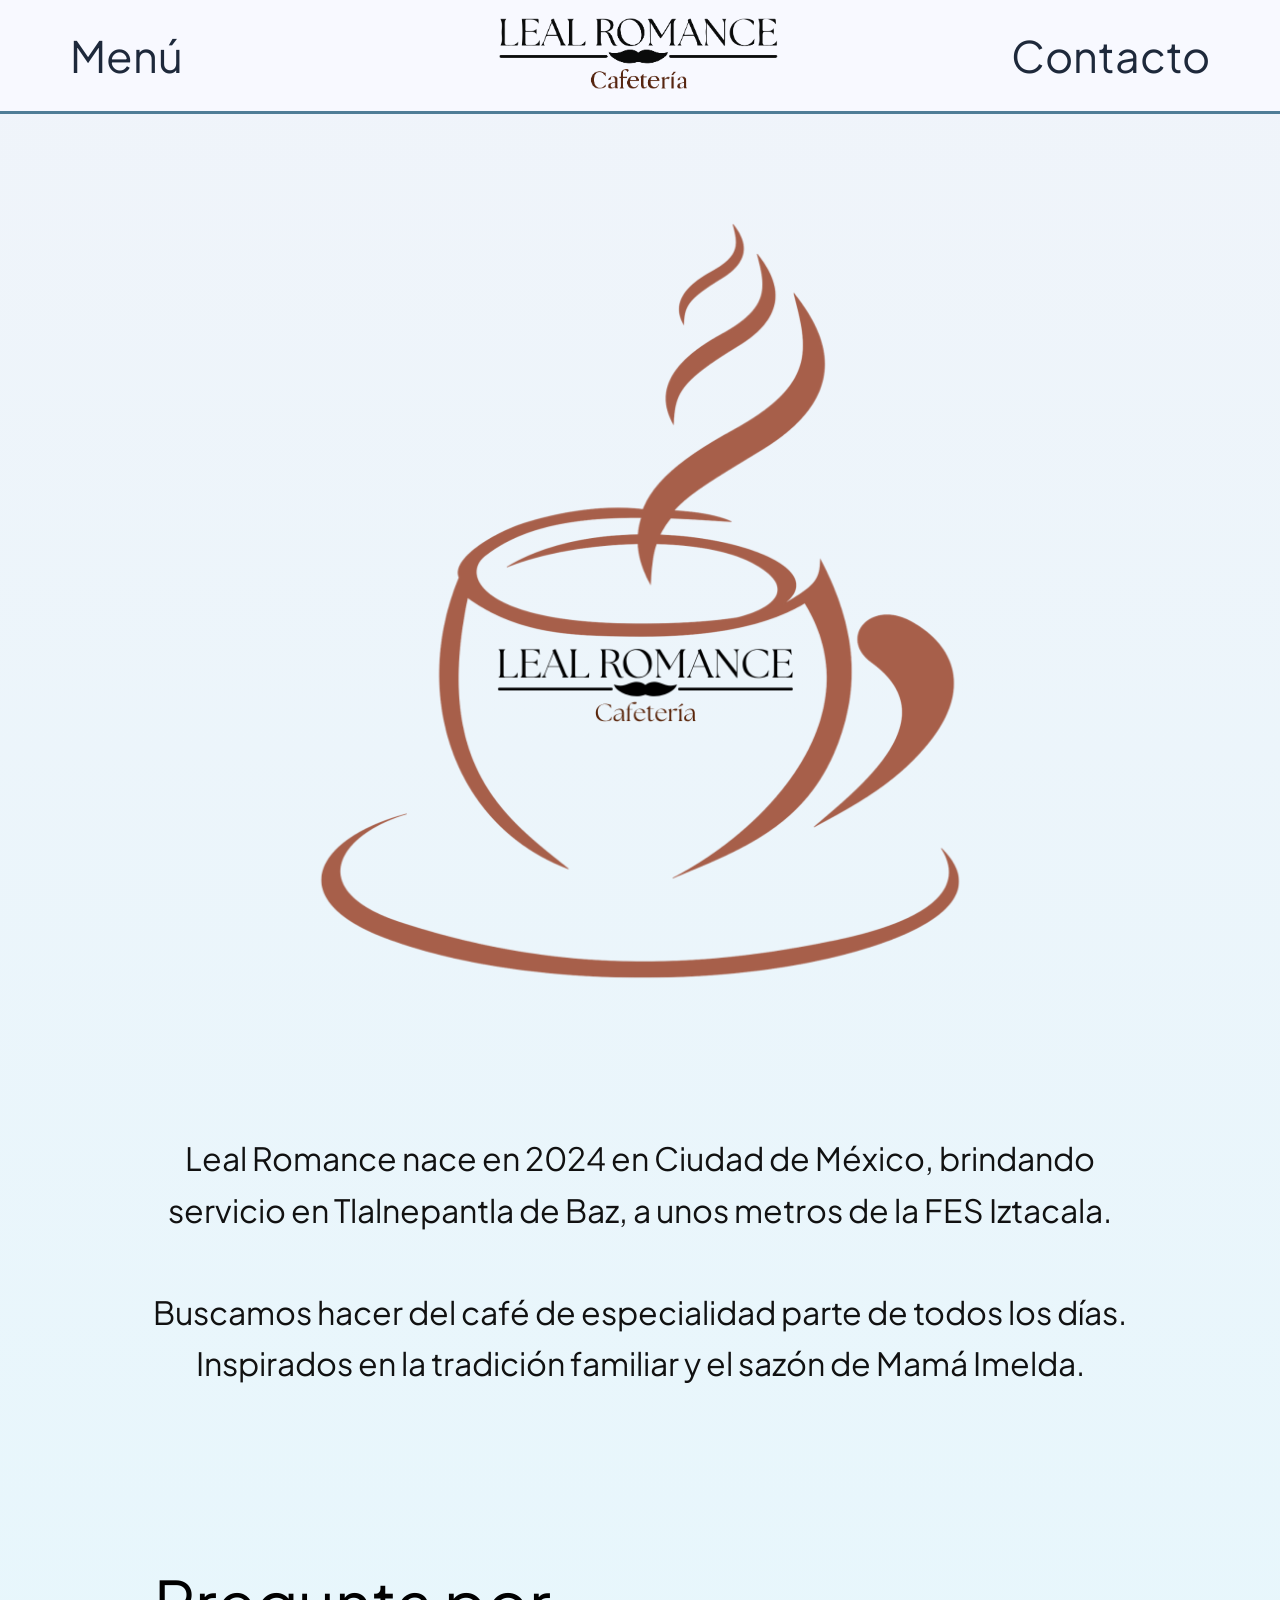
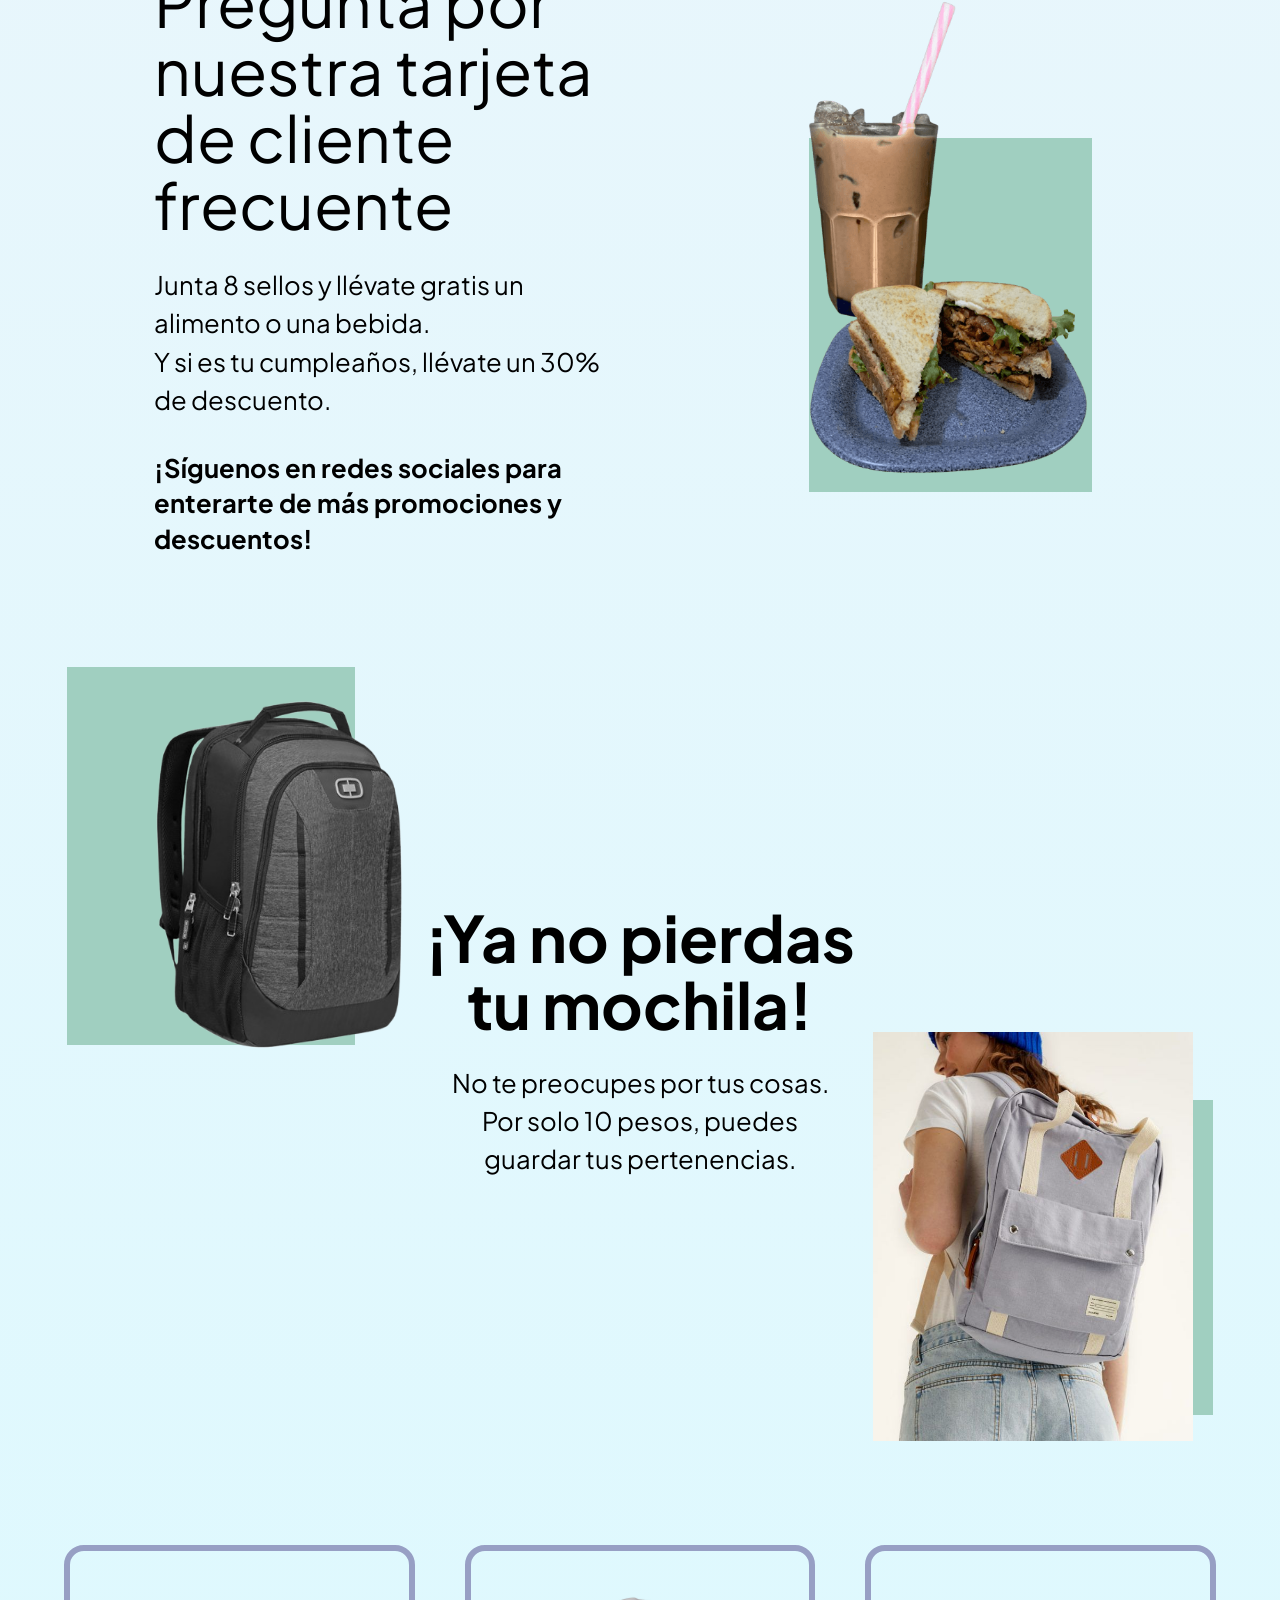
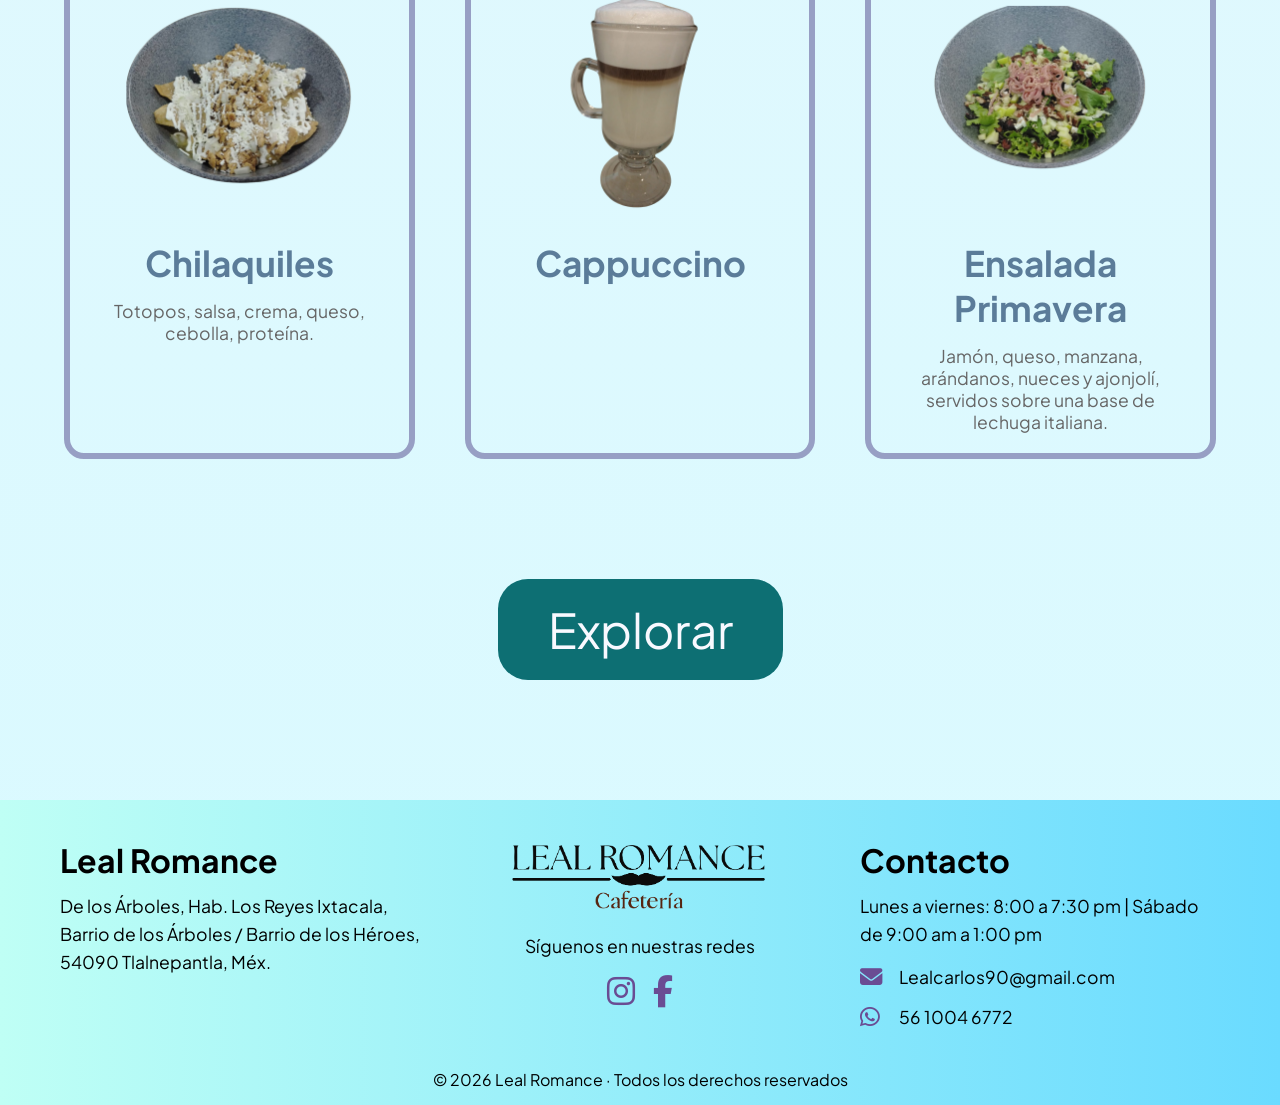
<file: index.html>
<!DOCTYPE html>
<html lang="es">
<head>
<meta charset="UTF-8">
<meta name="viewport" content="width=device-width, initial-scale=1.0">

<title>Leal Romance</title>


<link rel="preconnect" href="https://fonts.googleapis.com">
<link rel="preconnect" href="https://fonts.gstatic.com" crossorigin>

<link href="https://fonts.googleapis.com/css2?family=DM+Serif+Display&family=Plus+Jakarta+Sans:wght@200;300;400;500;600;700;800&display=swap" rel="stylesheet">

<link rel="stylesheet"
href="https://cdnjs.cloudflare.com/ajax/libs/font-awesome/6.5.1/css/all.min.css"/>


<link rel="stylesheet" href="styles.css">
<link rel="stylesheet" href="responsive.css">

<style>

*{
    margin:0;
    padding:0;
    box-sizing:border-box;
}

img{
    display:block;
} 
.hero{
  width:100%;
  min-height:100vh;

  display:flex;
  justify-content:center;
  align-items:center;

  position:relative;

  padding:40px;
}

.hero img{
  width:65%;
  max-width:700px;
  object-fit:contain;
}

.hero,
.info,
.promocion,
.mochilas,
.cards{
    width:min(100%,1400px);
    margin-inline:auto;
}

.info{
  width:100%;
  padding:80px 10%;
  text-align:center;
}

.info p{
  font-size:2rem;
  line-height:1.6;
  color:#111;
}

.promocion{
    width:min(92%,1400px);

    margin:auto;

    padding:100px 8%;

    display:flex;

    align-items:center;

    justify-content:space-between;

    gap:clamp(40px,6vw,120px);

    position:relative;

    overflow:hidden;
}


.promocion-texto{
    flex:1;

    max-width:650px;

    z-index:3;
}

.promocion-texto h1{

    font-size:clamp(3rem,5vw,5.5rem);

    line-height:1.05;

    margin-bottom:28px;

    font-weight:400;
}

.promocion-texto p{

    font-size:clamp(1.2rem,2vw,2rem);

    line-height:1.5;

    max-width:540px;
}

.promo-bold{

    margin-top:30px;

    font-size:clamp(1.3rem,2vw,2rem);

    line-height:1.4;

    font-weight:700;

    max-width:540px;
}



.promocion-img{

    flex:0 0 auto;

    width:clamp(260px,34vw,520px);

    aspect-ratio:1;

    position:relative;

    display:flex;

    align-items:center;

    justify-content:center;
}

.promocion-img img{

    width:100%;

    height:auto;

    position:relative;

    z-index:2;

    object-fit:contain;
}


.bg-cuadro{

    position:absolute;

    width:65%;

    height:65%;

    right:8%;

    bottom:8%;

    background:#a0cfc0;

    z-index:1;
}


.mochilas{

    width:min(92%,1400px);

    margin:auto;

    position:relative;

    min-height:clamp(650px,60vw,850px);

    padding:clamp(60px,8vw,120px);

    display:flex;
    align-items:center;
    justify-content:center;
    overflow-x: clip;
    overflow-y: visible;

}


.mochila-left,
.mochila-right{
    position:absolute;

    height:auto;

    display:flex;
    align-items:center;
    justify-content:center;
}
.mochila-left{
    top:-20px;
    left:3%;
    width:clamp(260px,30vw,420px);
    aspect-ratio:420/520;
}

.mochila-right{
    right:3%;
    bottom:-20px;
    width:clamp(220px,25vw,330px);
    aspect-ratio:330/430;
}


.mochila-left .bg,
.mochila-right .bg{

position:absolute;

width:75%;

aspect-ratio:320/420;

height:auto;

background:#a0cfc0;

z-index:0;

}

.mochila-left .bg{
  left:-20px;
  top:30px;
}

.mochila-right .bg{
  right:-20px;
  bottom:30px;
}


.mochila-left img,
.mochila-right img{
    position:relative;

    width:100%;

    height:auto;

    object-fit:contain;

    z-index:2;
}


.mochila-texto{
  position:absolute;

  top:50%;
  left:50%;

  transform:translate(-50%,-50%);

    width:46%;
    max-width:520px;

  text-align:center;

  z-index:5;

  display:flex;
  flex-direction:column;
  align-items:center;
}


.mochila-texto h2{
  font-size:clamp(3rem,5vw,5rem);
   line-height:1.05;

  margin-bottom:25px;
}


.mochila-texto p{
  font-size:clamp(1.3rem,2vw,2.4rem);

  line-height:1.5;

max-width:420px;

margin-inline:auto;
}



.cards{
  width:100%;

  display:flex;
  justify-content:center;
  gap:50px;

  flex-wrap:wrap;

  padding:120px 5%;
}


.card{
  width:min(320px,100%);
flex:1 1 280px;

  border:5pt solid #979fc4;

  border-radius:20px;

  padding:20px;

  text-align:center;

  background:transparent;
}


.card img{
    width:100%;

    aspect-ratio:1.2/1;

    height:auto;

    object-fit:contain;
}

.card h3{
  font-size:2.2rem;

  margin-top:20px;

  color:#5b7c99;
}


.card p{
  margin-top:15px;

  font-size:1.1rem;

  color:#666;
}


.boton-container{
  width:100%;

  display:flex;
  justify-content:center;

  padding-bottom:120px;
}


.explorar-btn{
  background:#0d6f73;

  color:#f8f9ff;

  text-decoration:none;

  font-size:3rem;

  padding:20px 50px;

  border-radius:30px;

  transition:.3s;
}


.explorar-btn:hover{
  transform:scale(1.05);
}

@media (max-width:1024px){

.promocion{

    padding:80px 6%;

    gap:40px;
}

.promocion-texto{

    max-width:55%;
}

.promocion-img{

    width:min(40vw,380px);
}

}

@media (min-width:769px) and (max-width:1100px){

.hero img{
    width:60%;
}

.info p{
    font-size:1.6rem;
}

.mochila-left{
    width:320px;
}

.mochila-right{
    width:260px;
}

.mochila-texto{

width:48%;
    max-width:500px;

}

.mochila-texto h2{

    font-size:3.8rem;

}

.mochila-texto p{

    font-size:1.8rem;

}

.cards{

    gap:30px;

}

.card{

    width:min(280px,100%);
    flex:1 1 260px;

}

.explorar-btn{

    font-size:2.3rem;

}

}

@media(max-width:768px){
body{
    overflow-x:hidden;
}
	
.hero{
    min-height:auto;

    padding-top:120px;
    padding-bottom:20px;

    padding-left:0;
    padding-right:0;

    display:flex;
    justify-content:center;
    align-items:center;
}


.hero img{
    width:min(88vw, 360px);

    max-width:360px;

    height:auto;

    object-fit:contain;

    display:block;

    margin:auto;
}


.info{
    width:min(92%,430px);

    margin:auto;

    padding:20px 0;

    text-align:center;
}

.info p{
    font-size:clamp(1.1rem,4vw,1.4rem);

    line-height:1.4;
}




.promocion{

    width:min(92%,430px);

    padding:50px 0;

    flex-direction:column;

    align-items:center;

    text-align:center;

    gap:35px;
}

.promocion-texto{

    max-width:100%;
}

.promocion-texto h1{

    font-size:clamp(2.5rem,10vw,4rem);

    margin-bottom:18px;
}

.promocion-texto p{

    max-width:100%;

    font-size:1.1rem;

    text-align:center;
}

.promo-bold{

    max-width:100%;

    font-size:1.15rem;

    text-align:center;
}

.promocion-img{

    width:min(70vw,280px);

    margin:auto;
}

.bg-cuadro{

    width:68%;

    height:68%;

    right:10%;

    bottom:10%;
}



.mochilas{
    width:min(92%,430px);

    margin:auto;

    padding:30px 0 50px;

    min-height:auto;

    display:flex;
    flex-wrap:wrap;

        justify-content:center;

    align-items:flex-start;

   gap:10px;
}

.mochila-left{
    position:relative;

    width:42%;
    aspect-ratio:420/520;

    height:auto;

    top:auto;
    left:auto;

    transform:rotate(-5deg);

    margin-top:-10px;
}

.mochila-right{
    position:relative;

    width:42%;
    aspect-ratio:330/430;

    height:auto;

    right:auto;
    bottom:auto;

    transform:rotate(7deg);

    margin-top:25px;
}


.mochila-left .bg,
.mochila-right .bg{

    width:75%;

    aspect-ratio:320/420;

    height:auto;
}


.mochila-texto{
    position:relative;

    order:3;

    width:100%;

    margin-top:10px;

    text-align:center;

    top:auto;
    left:auto;

    transform:none;
}

.mochila-texto h2{
    font-size:clamp(2.7rem,10vw,4rem);

    line-height:1.1;

    margin-bottom:16px;
}


.mochila-texto p{
    font-size:clamp(1.1rem,4vw,1.4rem);

    line-height:1.4;
}

.cards{
    width:min(92%,430px);
    margin:auto;
    padding:10px 0 40px;
    display:flex;
    flex-direction:column;
    align-items:center;
    gap:18px;
}


.card{
    width:100%;
    max-width:360px;
    padding:16px;
    border-radius:16px;
}

.card img{
    width:100%;

    height:auto;

    aspect-ratio:1.2/1;

    object-fit:contain;

    border-radius:12px;

}

.card h3{
    font-size:2rem;

    margin-top:10px;
}


.card p{
    font-size:0.95rem;

    line-height:1.4;

    margin-top:8px;
}




.boton-container{
    padding-bottom:60px;
}

.explorar-btn{
    font-size:2rem;

    padding:16px 42px;

    border-radius:25px;
}
}

@media(max-width:420px){

.promocion-img{

    width:230px;
}

.promocion-texto h1{

    font-size:2.2rem;
}

.promocion-texto p,
.promo-bold{

    font-size:1rem;
}

}



</style>
</head>

<body>
<nav class="navbar">
    <div class="nav-links" id="navLeft">
        <a href="contacto.html">Contacto</a>
    </div>

<div class="nav-links" id="navMenu">

    <a href="menu.html">Menú</a>


    <a href="contacto.html" class="mobile-contact">
        Contacto
    </a>

</div>


    <a href="index.html" class="logo">
        <img src="pics/logo.png" alt="Logo">
    </a>
    <div class="menu-toggle" id="menuToggle">
        <span></span>
        <span></span>
        <span></span>
    </div>
</nav>
	




<section class="hero">

  <img src="pics/LogoCafetería.png" alt="Logo Café">

</section>


<section class="info">
<p>
Leal Romance nace en 2024 en Ciudad de México, brindando servicio
en Tlalnepantla de Baz, a unos metros de la FES Iztacala.
<br><br>

Buscamos hacer del café de especialidad parte de todos los días.
Inspirados en la tradición familiar y el sazón de Mamá Imelda.
</p>
</section>



<section class="promocion">

<div class="promocion-texto">

<h1>
Pregunta por nuestra tarjeta de cliente frecuente
</h1>

<p>
Junta 8 sellos y llévate gratis un alimento o una bebida.<br>
Y si es tu cumpleaños, llévate un 30% de descuento.
</p>

<div class="promo-bold">
¡Síguenos en redes sociales para enterarte de más promociones y descuentos!
</div>

</div>

<div class="promocion-img">

<div class="bg-cuadro"></div>

<img src="pics/Clientefrecuente.png" alt="Promo">

</div>

</section>



<section class="mochilas">

<div class="mochila-left">

<div class="bg"></div>

<img src="pics/mochila.png" alt="Mochila">

</div>


<div class="mochila-texto">

<h2>¡Ya no pierdas <br>tu mochila!</h2>

<p>
No te preocupes por tus cosas.<br>
Por solo 10 pesos, puedes<br>guardar tus pertenencias.
</p>

</div>


<div class="mochila-right">

<div class="bg"></div>

<img src="pics/estudiante.jpg" alt="Chica mochila">

</div>

</section>



<section class="cards">

<div class="card">

<img src="pics/chilaquiles.png" alt="Comida">

<h3>Chilaquiles</h3>

<p>
Totopos, salsa, crema, queso,
cebolla, proteína.
</p>

</div>

<div class="card">

<img src="pics/cappuccino.png" alt="Comida">

<h3>Cappuccino</h3>

<p>&nbsp;

</p>

</div>

<div class="card">

<img src="pics/E.primavera.png" alt="Comida">

<h3>Ensalada Primavera</h3>

<p>
Jamón, queso, manzana, arándanos, nueces y ajonjolí, servidos sobre una base de lechuga italiana.
</p>

</div>

</section>



<div class="boton-container">

<a href="menu.html" class="explorar-btn">
Explorar
</a>

</div>

	
	

<footer>

    <div class="footer-container">


        <div class="footer-left">

            <h3 class="footer-title">
                Leal Romance
            </h3>

            <p class="footer-text">
De los Árboles, Hab. Los Reyes Ixtacala,<br>
Barrio de los Árboles / Barrio de los Héroes,<br>
54090 Tlalnepantla, Méx.
</p>

        </div>

        <div class="footer-center">

            <div class="footer-logo">

                <a href="index.html">
                    <img src="pics/logo.png" alt="Logo Footer">
                </a>

            </div>

            <p class="footer-text" style="margin-top:15px;">
                Síguenos en nuestras redes
            </p>

            <div class="footer-socials">

                <a
href="https://www.instagram.com/leal.romance.cafeteria"
target="_blank"
rel="noopener">
                    <i class="fa-brands fa-instagram"></i>
                </a>

                <a
href="https://www.facebook.com/profile.php?id=61581410049527&sk=followers"
target="_blank"
rel="noopener">
                    <i class="fa-brands fa-facebook-f"></i>
                </a>

            </div>

        </div>


        <div class="footer-right">

            <h3 class="footer-title">
                Contacto
            </h3>

            <p class="footer-text" style="margin-bottom:15px;">
         Lunes a viernes: 8:00 a 7:30 pm | Sábado de 9:00 am a 1:00 pm</p>

<div class="footer-contact-row">

<i class="fa-solid fa-envelope"></i>

<a
href="mailto:Lealcarlos90@gmail.com?subject=Opinión,%20quejas%20y%20sugerencias&body=Hola,%20me%20gustaría%20compartir%20lo%20siguiente:"
class="footer-text"
aria-label="Enviar correo">

Lealcarlos90@gmail.com

</a>
</div>

<div class="footer-contact-row">
<i class="fa-brands fa-whatsapp"></i>
<a
href="https://wa.me/525610046772?text=Hola,%20quiero%20hacer%20un%20pedido"
target="_blank"
rel="noopener"
class="footer-text">
56 1004 6772
</a>
</div>

        </div>

    </div>

    <p class="copyright">
        © 2026 Leal Romance · Todos los derechos reservados
    </p>

</footer>

<script>

const menuToggle = document.getElementById("menuToggle");
const navMenu = document.getElementById("navMenu");

menuToggle.addEventListener("click", () => {
    navMenu.classList.toggle("active");
});

</script>

</body>
</file>
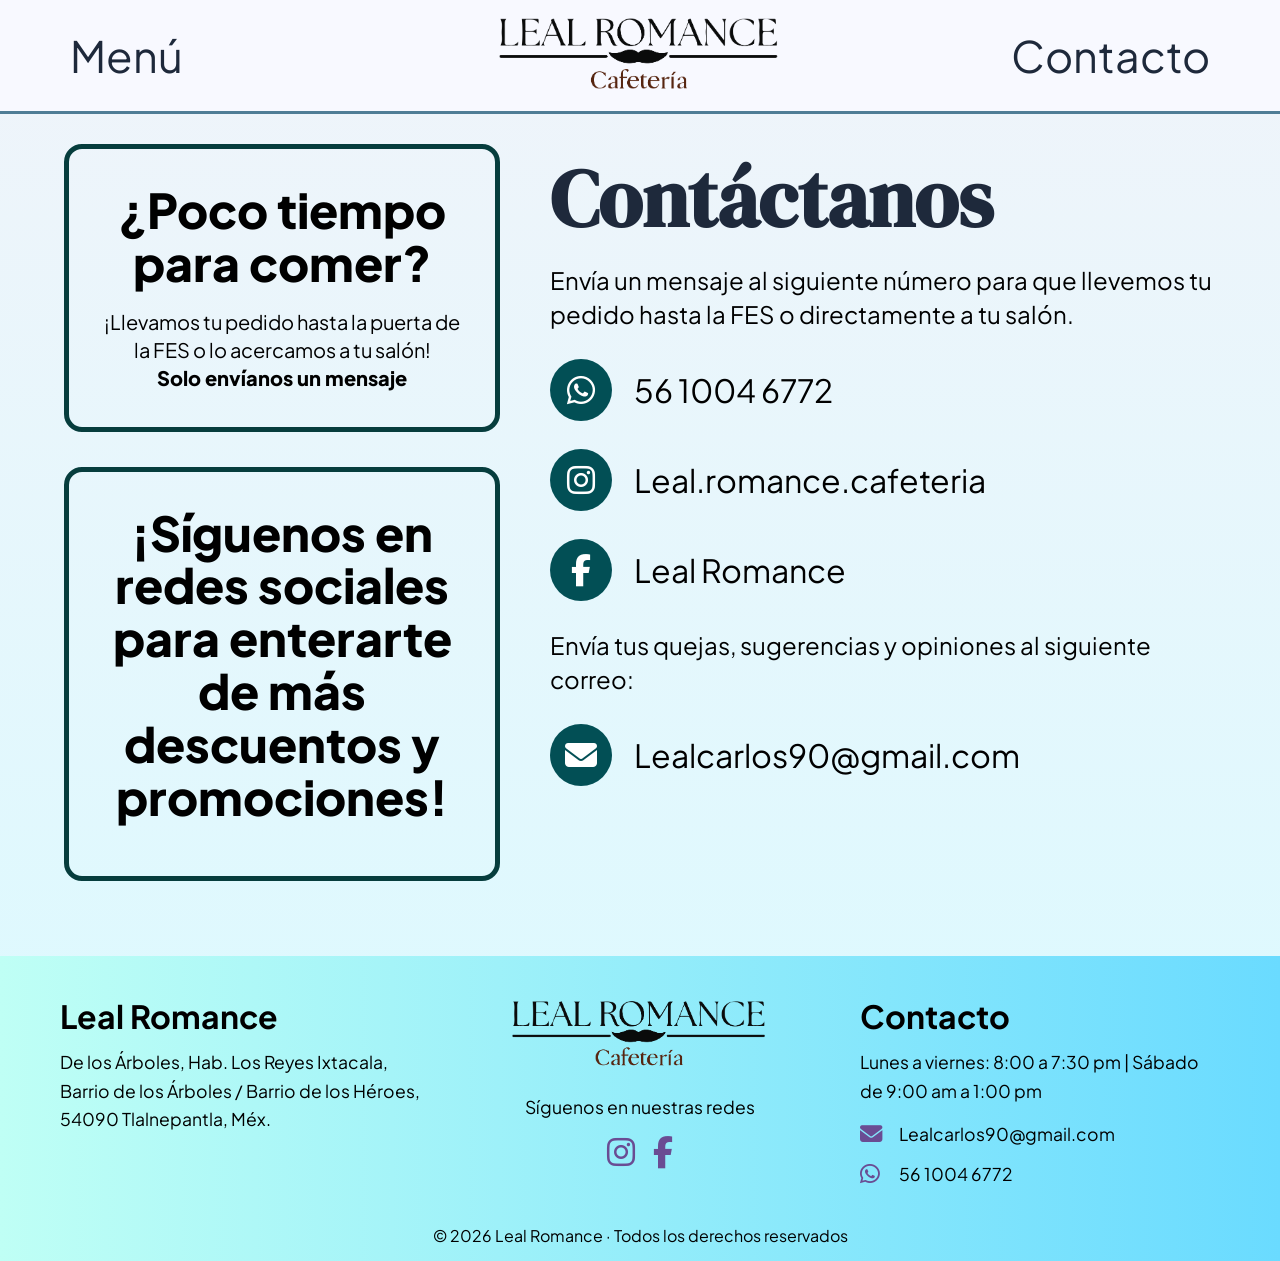
<file: contacto.html>
<!DOCTYPE html>
<html lang="es">
<head>

<meta charset="UTF-8">
<meta name="viewport" content="width=device-width, initial-scale=1.0">

<title>Contacto | Leal Romance</title>

<link rel="preconnect" href="https://fonts.googleapis.com">
<link rel="preconnect" href="https://fonts.gstatic.com" crossorigin>

<link href="https://fonts.googleapis.com/css2?family=DM+Serif+Display&family=Plus+Jakarta+Sans:wght@200;300;400;500;600;700;800&display=swap" rel="stylesheet">

<link rel="stylesheet"
href="https://cdnjs.cloudflare.com/ajax/libs/font-awesome/6.5.1/css/all.min.css"/>

<link rel="stylesheet" href="styles.css">
<link rel="stylesheet" href="responsive.css">

<style>

    .main-container{
        width:90%;
        margin:auto;

        display:flex;
        justify-content:space-between;

        gap:50px;

        padding-top:30px;
        padding-bottom:40px;
    }


    .left-side{
        width:38%;
    }

    .info-box{
        border:5px solid #063d3d;

        border-radius:18px;

        padding:35px 30px;

        margin-bottom:35px;

        text-align:center;
    }

    .info-box h2{
        font-size:3rem;
        font-weight:800;

        line-height:1.1;

        margin-bottom:18px;
    }

    .info-box p{
        font-size:1.25rem;
        line-height:1.4;
    }

    .bold{
        font-weight:800;
    }

    .right-side{
        width:58%;
    }

    .title{
        font-family:'DM Serif Display', serif;

        font-size:5rem;

        color:#1E293B;

        margin-bottom:10px;
    }

    .description{
        font-size:1.5rem;
        line-height:1.4;

        margin-bottom:28px;
    }

    .contact-row{
        display:flex;
        align-items:center;

        gap:22px;

        margin-bottom:28px;
    }

    .contact-icon{
        width:62px;
        height:62px;

        border-radius:50%;

        background:#024F55;

        color:white;

        display:flex;
        align-items:center;
        justify-content:center;

        font-size:2rem;
    }

    .contact-row span{
        font-size:2rem;
    }

  
    .mobile-box{
        display:none;
    }

.contact-row a{
    text-decoration:none;
    color:inherit;
}
	
    @media(max-width:768px){   
.main-container{
    flex-direction:column;

    width:min(92%, 430px);

    margin:auto;

    padding-top:35px;
    padding-bottom:40px;

    gap:22px;
}

.left-side{
    display:none;
}

.right-side{
    width:100%;
}


.title{
    text-align:center;

    font-size:clamp(3rem, 9vw, 4.3rem);

    line-height:1;

    margin-bottom:18px;
}


.mobile-box{
    display:block;

    border:4px solid #9a9ac0;

    border-radius:18px;

    padding:22px 18px;

    text-align:center;

    margin-bottom:24px;

}

.mobile-box h2{
    font-size:clamp(2rem, 7vw, 2.7rem);

    font-weight:800;

    line-height:1.15;

    margin-bottom:10px;
}

.mobile-box p{
    font-size:clamp(1rem, 3.8vw, 1.2rem);

    line-height:1.35;
}


.description{
    font-size:clamp(1.1rem, 4vw, 1.35rem);

    line-height:1.45;

    margin-bottom:22px;
}


.contact-row{
    display:flex;

    align-items:center;

    gap:14px;

    margin-bottom:22px;
}

.contact-icon{
    width:44px;
    height:44px;

    min-width:44px;

    border-radius:50%;

    font-size:1.2rem;
}

.contact-row span{
    font-size:clamp(1rem, 3.8vw, 1.2rem);

    line-height:1.3;

    word-break:break-word;
}
}

@media(max-width:430px){

.main-container{
    width:92%;
}

.mobile-box{
    padding:20px 16px;
}

.contact-row{
    gap:12px;
}

.contact-icon{
    width:40px;
    height:40px;

    min-width:40px;

    font-size:1.05rem;
}
}

</style>

</head>

<body>
<nav class="navbar">
    <div class="nav-links" id="navLeft">
        <a href="contacto.html">Contacto</a>
    </div>

<div class="nav-links" id="navMenu">

    <a href="menu.html">Menú</a>


    <a href="contacto.html" class="mobile-contact">
        Contacto
    </a>

</div>


    <a href="index.html" class="logo">
        <img src="pics/logo.png" alt="Logo">
    </a>
    <div class="menu-toggle" id="menuToggle">
        <span></span>
        <span></span>
        <span></span>
    </div>
</nav>
	
<section class="main-container">
    <div class="left-side">
        <div class="info-box">
            <h2>¿Poco tiempo<br>para comer?</h2>
            <p>
                ¡Llevamos tu pedido hasta la puerta de la FES o lo acercamos a tu salón!
                <br>
                <span class="bold">
                   Solo envíanos un mensaje
                </span>
            </p>
        </div>
        <div class="info-box">
            <h2>
                ¡Síguenos en redes sociales para enterarte de más descuentos y promociones!
            </h2>
        </div>
    </div>


    <div class="right-side">
        <h1 class="title">Contáctanos</h1>
        <div class="mobile-box">
            <h2>¿Poco tiempo<br>para comer?</h2>
<p>
    ¡Llevamos tu pedido hasta la puerta de la FES o lo acercamos a tu salón!
    <br>
    <span class="bold">
        Solo envíanos un mensaje
    </span>
</p>
        </div>
<p class="description">
    Envía un mensaje al siguiente número para que llevemos tu pedido hasta la FES o directamente a tu salón.
</p>
		
<div class="contact-row">
    <a
    href="https://wa.me/525610046772?text=Hola,%20quiero%20hacer%20un%20pedido"
    target="_blank"
    rel="noopener"
    class="contact-icon"
    style="text-decoration:none; color:white;">
        <i class="fa-brands fa-whatsapp"></i>
    </a>
    <a
    href="https://wa.me/525610046772?text=Hola,%20quiero%20hacer%20un%20pedido"
    target="_blank"
    rel="noopener"
    style="text-decoration:none; color:inherit;">
        <span>56 1004 6772</span>
    </a>
</div>
		
        <div class="mobile-box">
            <h2>
                ¡Síguenos en redes sociales para enterarte de más descuentos y promociones!
            </h2>
        </div>

       <div class="contact-row">
    <a href="https://www.instagram.com/leal.romance.cafeteria"
       target="_blank"
       rel="noopener"
       class="contact-icon"
       style="text-decoration:none; color:white;">
        <i class="fa-brands fa-instagram"></i>
    </a>
    <a href="https://www.instagram.com/leal.romance.cafeteria"
       target="_blank"
       rel="noopener"
       style="text-decoration:none; color:inherit;">
        <span>Leal.romance.cafeteria</span>
    </a>
</div>

<div class="contact-row">
    <a href="https://www.facebook.com/profile.php?id=61581410049527&sk=followers"
       target="_blank"
       rel="noopener"
       class="contact-icon"
       style="text-decoration:none; color:white;">
        <i class="fa-brands fa-facebook-f"></i>
    </a>
    <a href="https://www.facebook.com/profile.php?id=61581410049527&sk=followers"
       target="_blank"
       rel="noopener"
       style="text-decoration:none; color:inherit;">
        <span>Leal Romance</span>
    </a>
</div>

<p class="description">
    Envía tus quejas, sugerencias y opiniones al siguiente correo:
</p>

<div class="contact-row">
    <a
    href="mailto:Lealcarlos90@gmail.com?subject=Opinión,%20quejas%20y%20sugerencias&body=Hola,%20me%20gustaría%20compartir%20lo%20siguiente:"
    class="contact-icon"
    aria-label="Enviar correo"
    style="text-decoration:none; color:white;">

        <i class="fa-solid fa-envelope"></i>
    </a>
    <a
    href="mailto:Lealcarlos90@gmail.com?subject=Opinión,%20quejas%20y%20sugerencias&body=Hola,%20me%20gustaría%20compartir%20lo%20siguiente:"
    style="text-decoration:none; color:inherit;">
        <span>Lealcarlos90@gmail.com</span>
    </a>

</div>
    </div>
</section>


<footer>

    <div class="footer-container">


        <div class="footer-left">

            <h3 class="footer-title">
                Leal Romance
            </h3>

            <p class="footer-text">
De los Árboles, Hab. Los Reyes Ixtacala,<br>
Barrio de los Árboles / Barrio de los Héroes,<br>
54090 Tlalnepantla, Méx.
</p>

        </div>

        <div class="footer-center">

            <div class="footer-logo">

                <a href="index.html">
                    <img src="pics/logo.png" alt="Logo Footer">
                </a>

            </div>

            <p class="footer-text" style="margin-top:15px;">
                Síguenos en nuestras redes
            </p>

            <div class="footer-socials">

                <a
href="https://www.instagram.com/leal.romance.cafeteria"
target="_blank"
rel="noopener">
                    <i class="fa-brands fa-instagram"></i>
                </a>

                <a
href="https://www.facebook.com/profile.php?id=61581410049527&sk=followers"
target="_blank"
rel="noopener">
                    <i class="fa-brands fa-facebook-f"></i>
                </a>

            </div>

        </div>


        <div class="footer-right">

            <h3 class="footer-title">
                Contacto
            </h3>

            <p class="footer-text" style="margin-bottom:15px;">
         Lunes a viernes: 8:00 a 7:30 pm | Sábado de 9:00 am a 1:00 pm</p>

<div class="footer-contact-row">

<i class="fa-solid fa-envelope"></i>

<a
href="mailto:Lealcarlos90@gmail.com?subject=Opinión,%20quejas%20y%20sugerencias&body=Hola,%20me%20gustaría%20compartir%20lo%20siguiente:"
class="footer-text"
aria-label="Enviar correo">

Lealcarlos90@gmail.com

</a>
</div>

<div class="footer-contact-row">
<i class="fa-brands fa-whatsapp"></i>
<a
href="https://wa.me/525610046772?text=Hola,%20quiero%20hacer%20un%20pedido"
target="_blank"
rel="noopener"
class="footer-text">
56 1004 6772
</a>
</div>

        </div>

    </div>

    <p class="copyright">
        © 2026 Leal Romance · Todos los derechos reservados
    </p>

</footer>

<script>

    const menuToggle = document.getElementById("menuToggle");
    const navMenu = document.getElementById("navMenu");

    menuToggle.addEventListener("click", () => {
        navMenu.classList.toggle("active");
    });

</script>

</body>
</html>
</file>
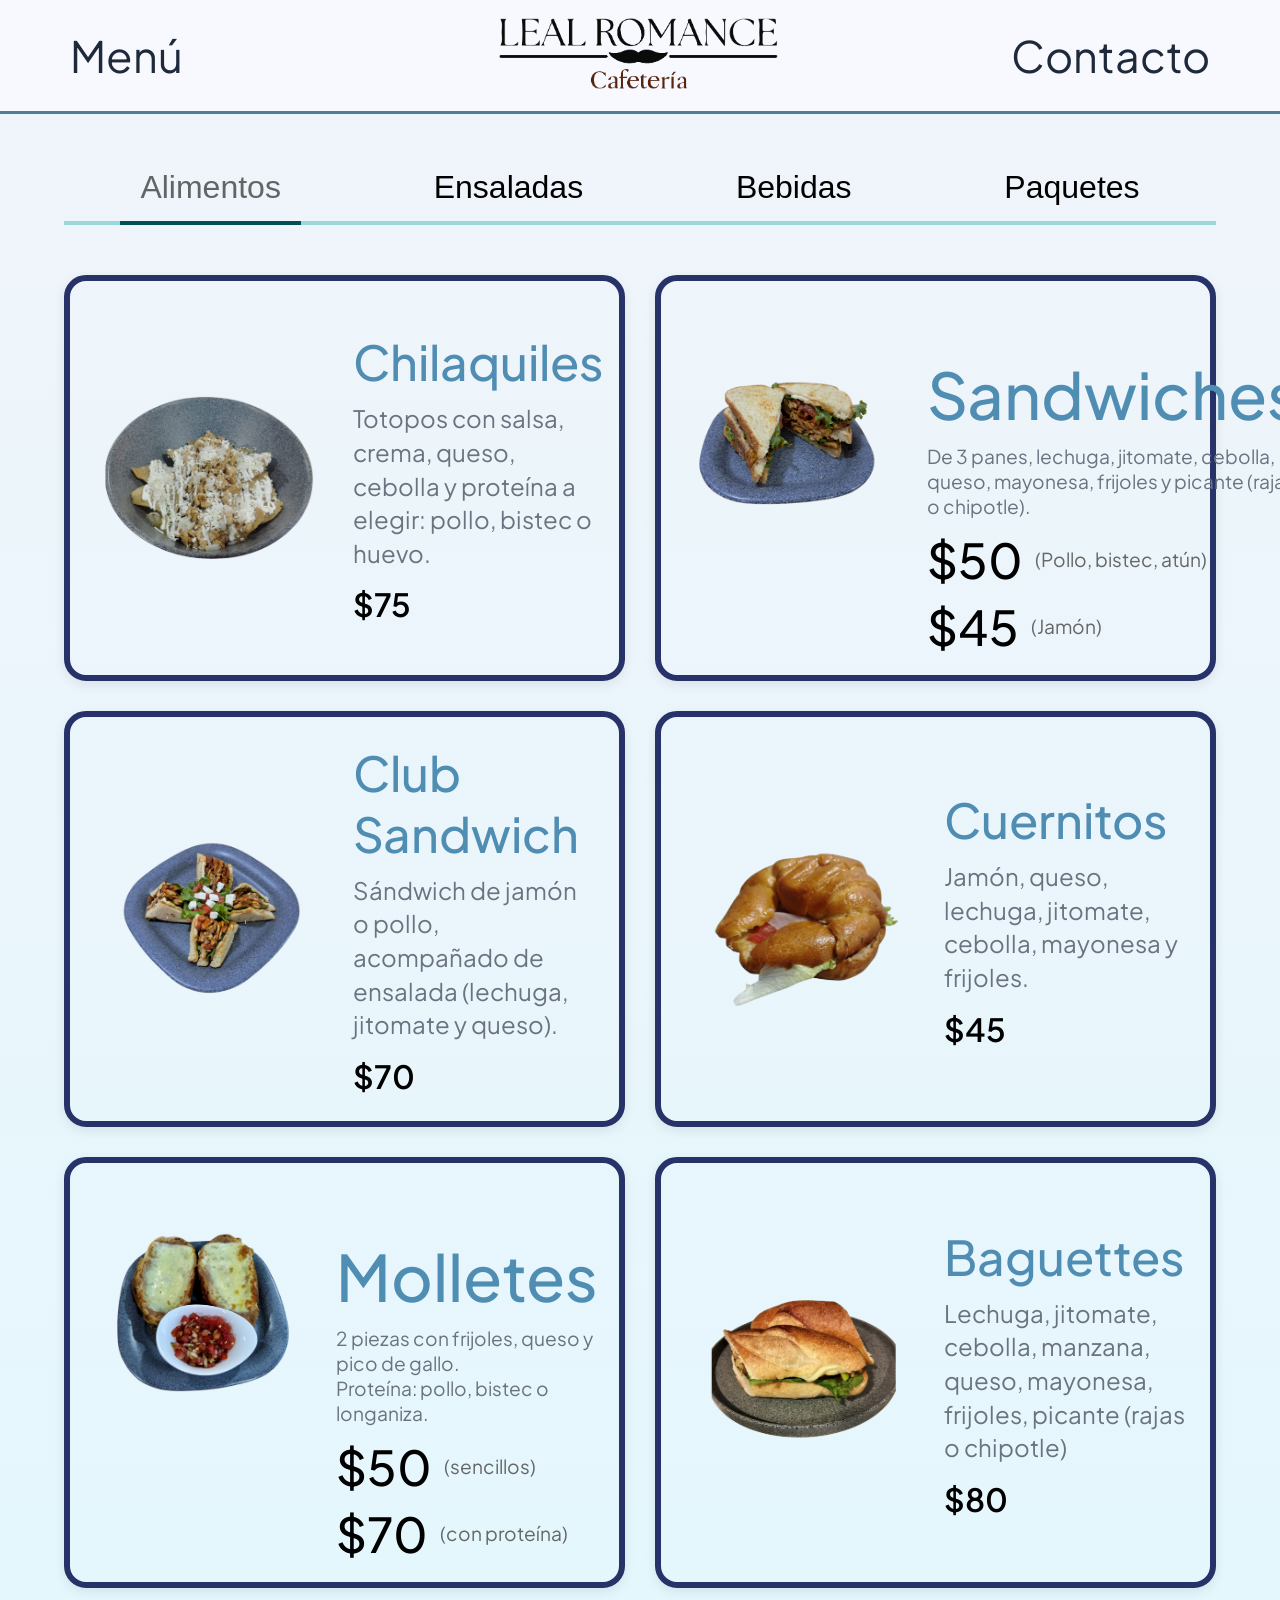
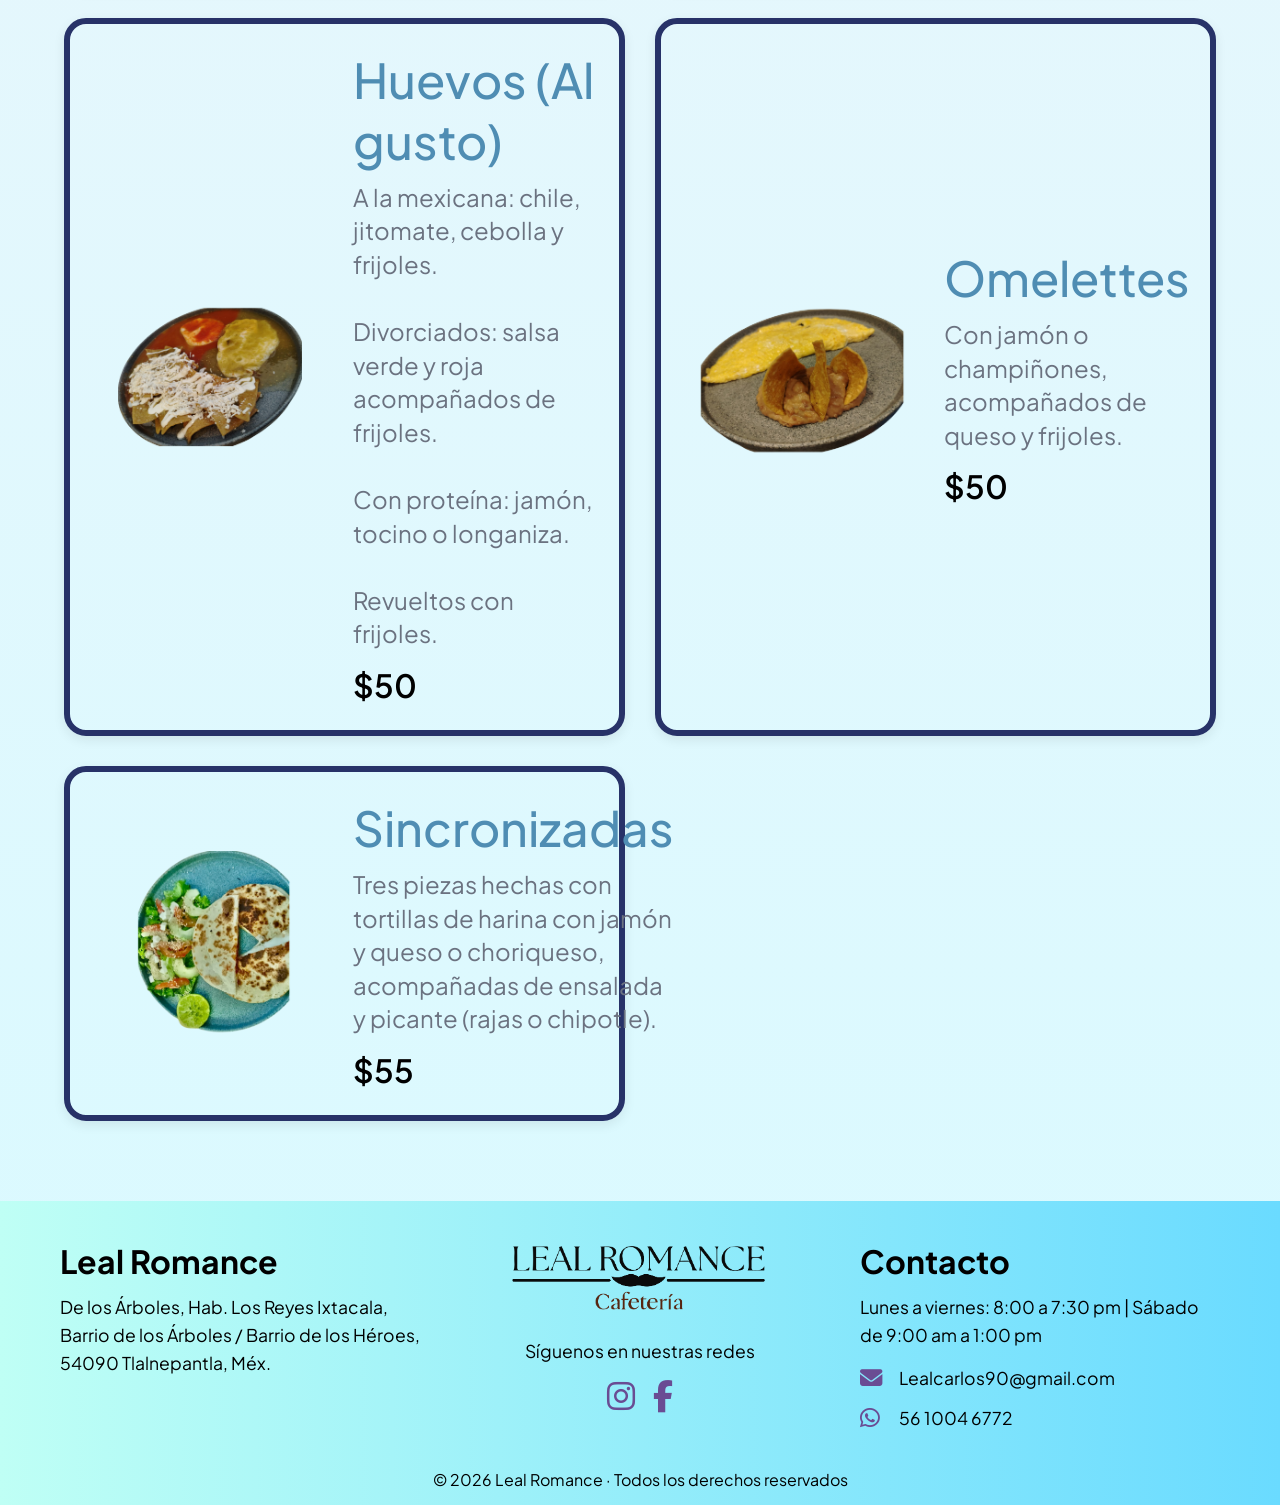
<file: menu.html>
<!DOCTYPE html>
<html lang="es">
<head>

<meta charset="UTF-8">
<meta name="viewport" content="width=device-width, initial-scale=1.0">

<title>Menú | Leal Romance</title>

<link rel="preconnect" href="https://fonts.googleapis.com">
<link rel="preconnect" href="https://fonts.gstatic.com" crossorigin>

<link href="https://fonts.googleapis.com/css2?family=DM+Serif+Display&family=Plus+Jakarta+Sans:wght@200;300;400;500;600;700;800&display=swap" rel="stylesheet">

<link rel="stylesheet"
href="https://cdnjs.cloudflare.com/ajax/libs/font-awesome/6.5.1/css/all.min.css"/>

<link rel="stylesheet" href="styles.css">
<link rel="stylesheet" href="responsive.css">

</head>

<body>
<nav class="navbar">
    <div class="nav-links" id="navLeft">
        <a href="contacto.html">Contacto</a>
    </div>

<div class="nav-links" id="navMenu">

    <a href="menu.html">Menú</a>


    <a href="contacto.html" class="mobile-contact">
        Contacto
    </a>

</div>


    <a href="index.html" class="logo">
        <img src="pics/logo.png" alt="Logo">
    </a>
    <div class="menu-toggle" id="menuToggle">
        <span></span>
        <span></span>
        <span></span>
    </div>
</nav>

<main class="menu-page">
    <div class="menu-tabs">
        <button class="tab-btn active" data-tab="alimentos">
            Alimentos
        </button>
        <button class="tab-btn" data-tab="ensaladas">
            Ensaladas
        </button>
        <button class="tab-btn" data-tab="bebidas">
            Bebidas
        </button>
        <button class="tab-btn" data-tab="paquetes">
            Paquetes
        </button>
    </div>


    <section class="tab-content active" id="alimentos">
        <div class="menu-grid">
            <div class="food-card">
                <div class="food-image">
                    <img src="pics/chilaquiles.png" alt="">
                </div>
                <div class="food-info">
                    <h2>Chilaquiles</h2>
                    <p>
Totopos con salsa, crema, queso,
cebolla y proteína a elegir:
pollo, bistec o huevo.
                    </p>

                    <div class="price-tag">
                        $75
                    </div>
                </div>
            </div>


            <div class="food-card info-card">
            <div class="top-title">&nbsp;</div>
            <div class="food-image">
                <img src="pics/sandwich.png" alt="">
            </div>

            <div class="food-info">
                <h2>Sandwiches</h2>
                <p>
De 3 panes, lechuga, jitomate,
cebolla, queso, mayonesa,
frijoles y picante
(rajas o chipotle).
                </p>
                <div class="prices">
                    <div class="price-row">
                        <span class="price">$50</span>
                        <span class="extra">(Pollo, bistec, atún)</span>
                    </div>

                    <div class="price-row">
                        <span class="price">$45</span>
                        <span class="extra">(Jamón)</span>
                    </div>
                </div>
            </div>
        </div>

            <div class="food-card">
                <div class="food-image"><img src="pics/clubsandwich.png"></div>
                <div class="food-info">
<h2>Club Sandwich</h2>
<p>
Sándwich de jamón o pollo,
acompañado de ensalada
(lechuga, jitomate y queso).
</p>
                    <div class="price-tag">$70</div>
                </div>
            </div>

            <div class="food-card">
                <div class="food-image"><img src="pics/cuernito.png"></div>
                <div class="food-info">
			<h2>Cuernitos</h2>
<p>
Jamón, queso, lechuga,
jitomate, cebolla,
mayonesa y frijoles.
</p>
                    <div class="price-tag">$45</div>
                </div>
            </div>

            <div class="food-card info-card">
            <div class="top-title">&nbsp;</div>
            <div class="food-image">
                <img src="pics/molletes.png" alt="">
            </div>

            <div class="food-info">
                <h2>Molletes</h2>
                <p>
                    2 piezas con frijoles, queso y pico de gallo.<br>
Proteína: pollo, bistec o longaniza.
                </p>
                <div class="prices">
                    <div class="price-row">
                        <span class="price">$50</span>
                        <span class="extra">(sencillos)</span>
                    </div>

                    <div class="price-row">
                        <span class="price">$70</span>
                        <span class="extra">(con proteína)</span>
                    </div>
                </div>
            </div>
        </div>

            <div class="food-card">
                <div class="food-image"><img src="pics/baguette.png"></div>
                <div class="food-info">
                    <h2>Baguettes</h2>
                    <p>Lechuga, jitomate, cebolla, manzana, queso, mayonesa, frijoles, picante (rajas o chipotle)</p>
                    <div class="price-tag">$80</div>
                </div>
            </div>

            <div class="food-card">
                <div class="food-image"><img src="pics/huevos.png"></div>
                <div class="food-info">
                    <h2>Huevos (Al gusto)</h2>
<p>
A la mexicana: chile, jitomate,
cebolla y frijoles.<br><br>

Divorciados: salsa verde y roja
acompañados de frijoles.<br><br>

Con proteína:
jamón, tocino o longaniza.<br><br>

Revueltos con frijoles.
</p>
                    <div class="price-tag">$50</div>
                </div>
            </div>

            <div class="food-card">
                <div class="food-image"><img src="pics/omelette.png"></div>
                <div class="food-info">
                    <h2>Omelettes</h2>
<p>
Con jamón o champiñones,
acompañados de queso y frijoles.
</p>
                    <div class="price-tag">$50</div>
                </div>
            </div>

            <div class="food-card">
                <div class="food-image"><img src="pics/sincronizadas.png"></div>
                <div class="food-info">
                    <h2>Sincronizadas</h2>
<p>
Tres piezas hechas con tortillas de harina con
jamón y queso o choriqueso,
acompañadas de ensalada y
picante (rajas o chipotle).
</p>
                    <div class="price-tag">$55</div>
                </div>
            </div>

        </div>

    </section>


    <section class="tab-content" id="ensaladas">

        <div class="menu-grid">

            <div class="food-card">
                <div class="food-image"><img src="pics/E.atun.png"></div>
                <div class="food-info">
                    <h2>Atún</h2>
                    <p>Atún, cubos de queso y jitomate,
						sobre una base de lechuga.</p>
                    <div class="price-tag">$70</div>
                </div>
            </div>

            <div class="food-card">
                <div class="food-image"><img src="pics/E.primavera.png"></div>
                <div class="food-info">
                    <h2>Primavera</h2>
<p>
Jamón, queso, manzana,
arándanos, nueces y ajonjolí,
sobre una base de lechuga.
</p>
                    <div class="price-tag">$70</div>
                </div>
            </div>

            <div class="food-card">
                <div class="food-image"><img src="pics/E.primavera.png"></div>
                <div class="food-info">
                    <h2>Chicken Little</h2>
                    <p>Pollo a la plancha, jamón, manzana, jitomate y queso panela,sobre una base de lechuga.</p>
                    <div class="price-tag">$70</div>
                </div>
            </div>

            <div class="food-card">
                <div class="food-image"><img src="pics/E.chickenlittle.png"></div>
                <div class="food-info">
                    <h2>Texas</h2>
                    <p>Bistec, champiñones, pimiento, papas y jitomate,sobre una base de lechuga.</p>
                    <div class="price-tag">$70</div>
                </div>
            </div>

            <div class="food-card">
                <div class="food-image"><img src="pics/E.texas.png"></div>
                <div class="food-info">
                    <h2>Del chef</h2>
<p>
Triple proteína
(pollo, huevo y queso panela),
jitomate, crutones y ajonjolí,sobre una base de lechuga.
</p>
                    <div class="price-tag">$75</div>
                </div>
            </div>

<div class="food-card extras-card">
    <div class="food-info">
        <h2>Ingredientes extra</h2>

        <div class="item-row">
            <p>Proteína</p>
            <span>$25</span>
        </div>

        <div class="item-row">
            <p>Vegetales, fruta<br>o cereales</p>
            <span>$10</span>
        </div>
    </div>
</div>

<div class="food-card extras-card">
    <div class="food-info">
        <h2>Aderezo</h2>

        <div class="item-row">
            <p>César</p>
            <span>&nbsp;</span>
        </div>

        <div class="item-row">
            <p>Ranch</p>
            <span>&nbsp;</span>
        </div>
		
		<div class="item-row">
            <p>Miel mostaza</p>
            <span>&nbsp;</span>
        </div>
    </div>
</div>

    </section>


<section class="tab-content" id="bebidas">
    <div class="menu-grid">
        <div class="food-card info-card">
            <div class="top-title">(Calientes)</div>
            <div class="food-image">
                <img src="pics/Prensafrancesa.png" alt="">
            </div>
            <div class="food-info">
                <h2>Prensa Francesa</h2>
                <p>&nbsp;</p>
                <div class="prices">
                    <div class="price-row">
                        <span class="price">&nbsp;</span>
                        <span class="extra">&nbsp;</span>
                    </div>
                    <div class="price-row">
                        <span class="price">$40</span>
                        <span class="extra">(grande)</span>
                    </div>
                </div>
            </div>
        </div>
		
        <div class="food-card info-card">
            <div class="top-title">(Calientes)</div>
            <div class="food-image">
                <img src="pics/espressosencillo.png" alt="">
            </div>

            <div class="food-info">
                <h2>Espresso Sencillo</h2>
                <p>&nbsp;</p>

                <div class="prices">
                    <div class="price-row">
                        <span class="price">$30</span>
                        <span class="extra">(chico)</span>
                    </div>

                    <div class="price-row">
                        <span class="price">&nbsp;</span>
                        <span class="extra">&nbsp;</span>
                    </div>
                </div>
            </div>
        </div>
		
        <div class="food-card info-card">
            <div class="top-title">(Calientes)</div>
            <div class="food-image">
                <img src="pics/espressodoble.png" alt="">
            </div>

            <div class="food-info">
                <h2>Espresso Doble</h2>
                <p>&nbsp;</p>

                <div class="prices">
                    <div class="price-row">
                        <span class="price">$40</span>
                        <span class="extra">(chico)</span>
                    </div>

                    <div class="price-row">
                        <span class="price">&nbsp;</span>
                        <span class="extra">&nbsp;</span>
                    </div>
                </div>
            </div>
        </div>

        <div class="food-card info-card">
            <div class="top-title">(Calientes)</div>
            <div class="food-image">
                <img src="pics/americano.png" alt="">
            </div>

            <div class="food-info">
                <h2>Americano</h2>
                <p>&nbsp;</p>

                <div class="prices">

                    <div class="price-row">
                        <span class="price">$35</span>
                        <span class="extra">(chico)</span>
                    </div>
                    <div class="price-row">
                        <span class="price">$40</span>
                        <span class="extra">(grande)</span>
                    </div>
                </div>
            </div>
        </div>
		
        <div class="food-card info-card">
            <div class="top-title">(Calientes)</div>
            <div class="food-image">
                <img src="pics/latte(clasicoysabor).png" alt="">
            </div>

            <div class="food-info">
                <h2>Latte Clásico</h2>
                <p>&nbsp;</p>
                <div class="prices">

                    <div class="price-row">
                        <span class="price">$45</span>
                        <span class="extra">(chico)</span>
                    </div>

                    <div class="price-row">
                        <span class="price">$50</span>
                        <span class="extra">(grande)</span>
                    </div>
                </div>
            </div>
        </div>

        <div class="food-card info-card">
            <div class="top-title">(Calientes)</div>
            <div class="food-image">
                <img src="pics/latte(clasicoysabor).png" alt="">
            </div>

            <div class="food-info">
                <h2>Latte de Sabor</h2>
                <p>&nbsp;</p>
                <div class="prices">
                    <div class="price-row">
                        <span class="price">$60</span>
                        <span class="extra">(chico)</span>
                    </div>

                    <div class="price-row">
                        <span class="price">$65</span>
                        <span class="extra">(grande)</span>
                    </div>
                </div>
            </div>
        </div>		

        <div class="food-card info-card">
            <div class="top-title">(Calientes)</div>
            <div class="food-image">
                <img src="pics/cappuccino.png" alt="">
            </div>

            <div class="food-info">
                <h2>Cappuccino Clásico</h2>
                <p>&nbsp;</p>
                <div class="prices">

                    <div class="price-row">
                        <span class="price">$50</span>
                        <span class="extra">(chico)</span>
                    </div>

                    <div class="price-row">
                        <span class="price">$55</span>
                        <span class="extra">(grande)</span>
                    </div>
                </div>
            </div>
        </div>
		
        <div class="food-card info-card">
            <div class="top-title">(Calientes)</div>
            <div class="food-image">
                <img src="pics/cappuccino.png" alt="">
            </div>

            <div class="food-info">
                <h2>Cappuccino de Sabor</h2>
                <p>&nbsp;</p>
                <div class="prices">

                    <div class="price-row">
                        <span class="price">$60</span>
                        <span class="extra">(chico)</span>
                    </div>

                    <div class="price-row">
                        <span class="price">$65</span>
                        <span class="extra">(grande)</span>
                    </div>
                </div>
            </div>
        </div>
		
        <div class="food-card info-card">
            <div class="top-title">(Calientes)</div>
            <div class="food-image">
                <img src="pics/chailatte.png" alt="">
            </div>

            <div class="food-info">
                <h2>Chai Latte</h2>
                <p>&nbsp;</p>

                <div class="prices">
                    <div class="price-row">
                        <span class="price">$60</span>
                        <span class="extra">(chico)</span>
                    </div>

                    <div class="price-row">
                        <span class="price">$65</span>
                        <span class="extra">(grande)</span>
                    </div>
                </div>
            </div>
        </div>
		
        <div class="food-card info-card">
            <div class="top-title">(Calientes)</div>
            <div class="food-image">
                <img src="pics/mocha,chocolate,machiato.png" alt="">
            </div>

            <div class="food-info">
                <h2>Mocha</h2>
                <p>&nbsp;</p>
                <div class="prices">

                    <div class="price-row">
                        <span class="price">$60</span>
                        <span class="extra">(chico)</span>
                    </div>

                    <div class="price-row">
                        <span class="price">$65</span>
                        <span class="extra">(grande)</span>
                    </div>
                </div>
            </div>
        </div>


        <div class="food-card info-card">
            <div class="top-title">(Calientes)</div>
            <div class="food-image">
                <img src="pics/mocha,chocolate,machiato.png" alt="">
            </div>

            <div class="food-info">
                <h2>Macchiato</h2>
                <p>&nbsp;</p>
                <div class="prices">

                    <div class="price-row">
                        <span class="price">$60</span>
                        <span class="extra">(chico)</span>
                    </div>

                    <div class="price-row">
                        <span class="price">$65</span>
                        <span class="extra">(grande)</span>
                    </div>
                </div>
            </div>
        </div>	
		

        <div class="food-card info-card">
            <div class="top-title">(Calientes)</div>
            <div class="food-image">
                <img src="pics/mocha,chocolate,machiato.png" alt="">
            </div>

            <div class="food-info">
                <h2>Chocolate</h2>
                <p>&nbsp;</p>

                <div class="prices">
                    <div class="price-row">
                        <span class="price">$50</span>
                        <span class="extra">(chico)</span>
                    </div>

                    <div class="price-row">
                        <span class="price">$55</span>
                        <span class="extra">(grande)</span>
                    </div>
                </div>
            </div>
        </div>
		

        <div class="food-card info-card">
            <div class="top-title">(Calientes)</div>

            <div class="food-image">
                <img src="pics/tarocaliente.png" alt="">
            </div>

            <div class="food-info">
                <h2>Taro</h2>
                <p>&nbsp;</p>

                <div class="prices">
                    <div class="price-row">
                        <span class="price">$55</span>
                        <span class="extra">(chico)</span>
                    </div>

                    <div class="price-row">
                        <span class="price">$60</span>
                        <span class="extra">(grande)</span>
                    </div>
                </div>
            </div>
        </div>
		

        <div class="food-card info-card">
            <div class="top-title">(Calientes)</div>
            <div class="food-image">
                <img src="pics/te.png" alt="">
            </div>

            <div class="food-info">
                <h2>Té</h2>
                <p>&nbsp;</p>
                <div class="prices">

                    <div class="price-row">
                        <span class="price">$30</span>
                        <span class="extra">(chico)</span>
                    </div>

                    <div class="price-row">
                        <span class="price">&nbsp;</span>
                        <span class="extra">&nbsp;</span>
                    </div>
                </div>
            </div>
        </div>
		

        <div class="food-card info-card">
            <div class="top-title">(Frías)</div>

            <div class="food-image">
                <img src="pics/pinkpower.png" alt="">
            </div>
            <div class="food-info">
                <h2>Pink Power</h2>
                <p>&nbsp;</p>
                <div class="prices">

                    <div class="price-row">
                        <span class="price">$65</span>
                        <span class="extra">&nbsp;</span>
                    </div>

                    <div class="price-row">
                        <span class="price">&nbsp;</span>
                        <span class="extra">&nbsp;</span>
                    </div>
                </div>
            </div>
        </div>


        <div class="food-card info-card">
            <div class="top-title">(Frías)</div>
            <div class="food-image">
                <img src="pics/cherrylove.png" alt="">
            </div>
            <div class="food-info">
                <h2>Cherry Love</h2>
                <p>&nbsp;</p>
                <div class="prices">

                    <div class="price-row">
                        <span class="price">$65</span>
                        <span class="extra">&nbsp;</span>
                    </div>
                    <div class="price-row">
                        <span class="price">&nbsp;</span>
                        <span class="extra">&nbsp;</span>
                    </div>
                </div>
            </div>
        </div>	
		

        <div class="food-card info-card">
            <div class="top-title">(Frías)</div>
            <div class="food-image">
                <img src="pics/chamoyada.png" alt="">
            </div>
            <div class="food-info">
                <h2>Chamoyada</h2>
                <p>&nbsp;</p>

                <div class="prices">
                    <div class="price-row">
                        <span class="price">$70</span>
                        <span class="extra">&nbsp;</span>
                    </div>

                    <div class="price-row">
                        <span class="price">&nbsp;</span>
                        <span class="extra">&nbsp;</span>
                    </div>
                </div>
            </div>
        </div>
		

        <div class="food-card info-card">
            <div class="top-title">(Frías)</div>
            <div class="food-image">
                <img src="pics/tarofrio.png" alt="">
            </div>

            <div class="food-info">
                <h2>Taro</h2>
                <p>&nbsp;</p>
                <div class="prices">

                    <div class="price-row">
                        <span class="price">$65</span>
                        <span class="extra">&nbsp;</span>
                    </div>
                    <div class="price-row">
                        <span class="price">&nbsp;</span>
                        <span class="extra">&nbsp;</span>
                    </div>
                </div>
            </div>
        </div>
		
   
        <div class="food-card info-card">
            <div class="top-title">(Frías)</div>
            <div class="food-image">
                <img src="pics/sodaitaliana.png" alt="">
            </div>

            <div class="food-info">
                <h2>Soda Italiana</h2>
                <p>&nbsp;</p>

                <div class="prices">
                    <div class="price-row">
                        <span class="price">$50</span>
                        <span class="extra">&nbsp;</span>
                    </div>
                    <div class="price-row">
                        <span class="price">&nbsp;</span>
                        <span class="extra">&nbsp;</span>
                    </div>
                </div>
            </div>
        </div>
		
  
        <div class="food-card info-card">
            <div class="top-title">(Frías)</div>

            <div class="food-image">
                <img src="pics/frapuccino.png" alt="">
            </div>
            <div class="food-info">
                <h2>Frapuccino Clásico</h2>
                <p>&nbsp;</p>

                <div class="prices">
                    <div class="price-row">
                        <span class="price">$75</span>
                        <span class="extra">&nbsp;</span>
                    </div>
                    <div class="price-row">
                        <span class="price">&nbsp;</span>
                        <span class="extra">&nbsp;</span>
                    </div>
                </div>
            </div>
        </div>


        <div class="food-card info-card">
            <div class="top-title">(Frías)</div>

            <div class="food-image">
                <img src="pics/smoothie.png" alt="">
            </div>
            <div class="food-info">
                <h2>Smoothie</h2>
                <p>&nbsp;</p>

                <div class="prices">
                    <div class="price-row">
                        <span class="price">$75</span>
                        <span class="extra">&nbsp;</span>
                    </div>
                    <div class="price-row">
                        <span class="price">&nbsp;</span>
                        <span class="extra">&nbsp;</span>
                    </div>
                </div>
            </div>
        </div>
		

        <div class="food-card info-card">
            <div class="top-title">(Frías)</div>
            <div class="food-image">
                <img src="pics/macchiato.png" alt="">
            </div>

            <div class="food-info">
                <h2>Macchiato</h2>
                <p>&nbsp;</p>

                <div class="prices">
                    <div class="price-row">
                        <span class="price">$65</span>
                        <span class="extra">&nbsp;</span>
                    </div>
                    <div class="price-row">
                        <span class="price">&nbsp;</span>
                        <span class="extra">&nbsp;</span>
                    </div>
                </div>
            </div>
        </div>
		

        <div class="food-card info-card">
            <div class="top-title">(Frías)</div>

            <div class="food-image">
                <img src="pics/chocolateymocha.png" alt="">
            </div>
            <div class="food-info">
                <h2>Chocolate</h2>
                <p>&nbsp;</p>

                <div class="prices">
                    <div class="price-row">
                        <span class="price">$60</span>
                        <span class="extra">&nbsp;</span>
                    </div>

                    <div class="price-row">
                        <span class="price">&nbsp;</span>
                        <span class="extra">&nbsp;</span>
                    </div>
                </div>
            </div>
        </div>
		
 
        <div class="food-card info-card">
            <div class="top-title">(Frías)</div>
            <div class="food-image">
                <img src="pics/latte(clasicoysabor).png" alt="">
            </div>
            <div class="food-info">
                <h2>Latte Clásico</h2>
                <p>&nbsp;</p>

                <div class="prices">
                    <div class="price-row">
                        <span class="price">$60</span>
                        <span class="extra">&nbsp;</span>
                    </div>
                    <div class="price-row">
                        <span class="price">&nbsp;</span>
                        <span class="extra">&nbsp;</span>
                    </div>
                </div>
            </div>
        </div>
		

        <div class="food-card info-card">
            <div class="top-title">(Frías)</div>
            <div class="food-image">
                <img src="pics/latte(clasicoysabor).png" alt="">
            </div>
            <div class="food-info">
                <h2>Latte de Sabor</h2>
                <p>&nbsp;</p>

                <div class="prices">
                    <div class="price-row">
                        <span class="price">$65</span>
                        <span class="extra">&nbsp;</span>
                    </div>
                    <div class="price-row">
                        <span class="price">&nbsp;</span>
                        <span class="extra">&nbsp;</span>
                    </div>
                </div>
            </div>
        </div>


        <div class="food-card info-card">
            <div class="top-title">(Frías)</div>
            <div class="food-image">
                <img src="pics/chocolateymocha.png" alt="">
            </div>
            <div class="food-info">
                <h2>Mocha</h2>
                <p>&nbsp;</p>

                <div class="prices">
                    <div class="price-row">
                        <span class="price">$65</span>
                        <span class="extra">&nbsp;</span>
                    </div>
                    <div class="price-row">
                        <span class="price">&nbsp;</span>
                        <span class="extra">&nbsp;</span>
                    </div>
                </div>
            </div>
        </div>	
		
        <div class="food-card info-card">
            <div class="top-title">(Frías)</div>
            <div class="food-image">
                <img src="pics/tefrio.png" alt="">
            </div>
            <div class="food-info">
                <h2>Té</h2>
                <p>&nbsp;</p>

                <div class="prices">
                    <div class="price-row">
                        <span class="price">$35</span>
                        <span class="extra">&nbsp;</span>
                    </div>
                    <div class="price-row">
                        <span class="price">&nbsp;</span>
                        <span class="extra">&nbsp;</span>
                    </div>
                </div>
            </div>
        </div>		
		
        <div class="food-card info-card">
            <div class="top-title">(Frías)</div>
            <div class="food-image">
                <img src="pics/refrescos.png" alt="">
            </div>
            <div class="food-info">
                <h2>Refrescos</h2>
                <p>&nbsp;</p>

                <div class="prices">
                    <div class="price-row">
                        <span class="price">$25</span>
                        <span class="extra">&nbsp;</span>
                    </div>
                    <div class="price-row">
                        <span class="price">&nbsp;</span>
                        <span class="extra">&nbsp;</span>
                    </div>
                </div>
            </div>
        </div>		
		

        <div class="food-card info-card">
            <div class="top-title">(Frías)</div>
            <div class="food-image">
                <img src="pics/smoothie.png" alt="">
            </div>
            <div class="food-info">
                <h2>Licuados</h2>
                <p>&nbsp;</p>

                <div class="prices">
                    <div class="price-row">
                        <span class="price">$30</span>
                        <span class="extra">(Fresa, plátano, mamey, chocolate)</span>
                    </div>
                    <div class="price-row">
                        <span class="price">&nbsp;</span>
                        <span class="extra">&nbsp;</span>
                    </div>
                </div>
            </div>
        </div>
    </div>

</section>

    <section class="tab-content" id="paquetes">
        <div class="menu-grid">

            <div class="food-card">
                <div class="food-image"><img src="pics/PaqueteEjecutivo.png"></div>
                <div class="food-info">
                    <h2>Paquete Ejecutivo</h2>
                   <p>
Elige uno de los siguientes alimentos:<br><br>

• Chilaquiles (verdes o rojos)<br>
• Club Sandwich<br>
• Ensalada Texas<br>
• Ensalada Primavera<br>
• Ensalada de atún<br><br>

Incluye una bebida a elegir:<br><br>

• Americano grande<br>
• Soda Italiana<br>
• Chocolate chico<br>
• Latte Clásico chico (leche entera)<br>
• Cappuccino chico (leche entera)
</p>
                    <div class="price-tag">$110</div>
                </div>
            </div>
			
			  <div class="food-card">
                <div class="food-image"><img src="pics/PaqueteEstudiantil.png"></div>
                <div class="food-info">
                    <h2>Paquete Estudiantil</h2>
<p>
Elige uno de los siguientes alimentos:<br><br>

• Molletes sencillos<br>
• Huevos al gusto<br>
• Sándwich de jamón<br>
• Cuernito<br><br>

Incluye una bebida a elegir:<br><br>

• Americano chico<br>
• Té caliente o frío<br>
• Chocolate chico (leche entera)
</p>
                    <div class="price-tag">$75</div>
                </div>
            </div>
		
		<div class="food-card extras-card">
    <div class="food-info">
        <h2>Restricción</h2>

        <div class="item-row">
<p>
No se puede cambiar ningún
ingrediente de la receta original.
</p>
            <span>&nbsp;</span>
        </div>

        <div class="item-row">
            <p>&nbsp;</p>
            <span>&nbsp;</span>
        </div>
    </div>
</div>
			
					<div class="food-card extras-card">
    <div class="food-info">
        <h2>Restricción</h2>

        <div class="item-row">
<p>
El cambio de leche genera
un costo extra.
</p>
            <span>&nbsp;</span>
        </div>

        <div class="item-row">
            <p>&nbsp;</p>
            <span>&nbsp;</span>
        </div>
    </div>
</div>

    </section>

</main>

<style>

.menu-page{
    width:90%;
    margin:auto;
    padding:40px 0 80px;
}

.menu-tabs{
    display:flex;
    justify-content:space-around;
    align-items:center;

    border-bottom:4px solid #9bd8db;

    margin-bottom:50px;
}

.tab-btn{
    background:none;
    border:none;

    font-size:2rem;
    color:#000000;

    padding:15px 20px;

    cursor:pointer;

    position:relative;

    transition:.3s;
}

.tab-btn.active{
    color:#5f6666;
}

.tab-btn.active::after{
    content:"";

    position:absolute;

    left:0;
    bottom:-4px;

    width:100%;
    height:4px;

    background:#024f55;
}

.tab-content{
    display:none;
}

.tab-content.active{
    display:block;
}

.menu-grid{
    display:grid;
    grid-template-columns:repeat(auto-fit,minmax(500px,1fr));
    gap:30px;
}

.food-card{
    position: relative;

    border:5pt solid #273268;
    border-radius:22px;

    padding:25px;

    display:flex;
    align-items:center;
    gap:28px;

    min-height:260px;
}

	.extras-card {
    border: 4px solid #273268;
    border-radius: 14px;
    padding: 20px;
    width: 320px;
}

.food-card{
    box-shadow:0 4px 12px rgba(0,0,0,0.08);
    transition:.3s;
}

.food-card:hover{
    transform:translateY(-4px);
}

.extras-card h2 {
    color: #3b7ea1;
    font-size: 42px;
    margin-bottom: 20px;
}

.extras-card .item-row {
    display: flex;
    justify-content: space-between;
    align-items: center;
    margin-bottom: 18px;
}

.extras-card .item-row p {
    margin: 0;
    font-size: 20px;
    color: #666;
    line-height: 1.3;
}

.extras-card .item-row span {
    font-size: 22px;
    color: #000;
}
	
.info-card{
    position:relative;

    border:5pt solid #273268;

    border-radius:22px;

    padding:18px;

    min-height:300px;

    align-items:flex-start;
}

.top-title{
    position:absolute;

    top:10px;
    left:50%;

    transform:translateX(-50%);

    font-size:2.8rem;

    color:#6b7280;

    font-weight:500;
}

.info-card .food-image{
    width:220px;
    height:180px;

    margin-top:45px;

    flex-shrink:0;
}

.info-card .food-info{
    margin-top:55px;
}

.info-card .food-info h2{
    font-size:4rem;

    color:#4f8db3;

    margin-bottom:10px;
}

.info-card .food-info p{
    font-size:1.2rem;

    color:#6b7280;

    line-height:1.3;
}

.prices{
    margin-top:10px;
}

.price-row{
    display:flex;
    align-items:center;

    gap:12px;

    margin-top:6px;
}

.price{
    font-size:3rem;

    color:#000;

    font-weight:500;
}

.extra{
    font-size:1.2rem;

    color:#666;
}
	
.food-image{
    width:230px;
    height:185px;

    flex-shrink:0;

    overflow:hidden;
}

.food-image img{
    width:100%;
    height:100%;

    object-fit:cover;
}

.food-info h2{
    color:#4f8db3;

    font-size:3rem;
    font-weight:500;

    margin-bottom:10px;
}

.food-info p{
    color:#6b7280;

    font-size:1.5rem;
    line-height:1.4;
}

.price-tag{
    margin-top:14px;

    color:#000000;

    font-size:2rem;
    font-weight:600;
}

.text-only{
    justify-content:center;
    text-align:center;
}

@media(max-width:768px){
	
    .menu-page{
        width:100%;
        padding:110px 16px 60px;
        box-sizing:border-box;
    }

    .menu-tabs{
        overflow-x:auto;

        gap:18px;

        justify-content:flex-start;

        padding-bottom:8px;

        margin-bottom:30px;
    }

    .menu-tabs::-webkit-scrollbar{
        display:none;
    }

    .tab-btn{
        flex:none;

        font-size:1.1rem;

        white-space:nowrap;

        padding:10px 4px;
    }

    .menu-grid{
        grid-template-columns:1fr;
        gap:24px;
    }

    .food-card,
    .info-card,
    .extras-card{

        width:100%;

        max-width:380px;

        margin:auto;

        min-height:auto;

        padding:22px 18px;

        box-sizing:border-box;

        border-radius:22px;

        display:flex;

        flex-direction:column;

        align-items:center;

        text-align:center;

        gap:14px;
    }

    .top-title{
        position:static;

        transform:none;

        margin-bottom:5px;

        font-size:1.2rem;
    }

    .food-image,
    .info-card .food-image{

        width:100%;

        max-width:220px;

        height:170px;

        margin-top:0;
    }

    .food-image img{
        width:100%;
        height:100%;

        object-fit:cover;

        border-radius:12px;
    }

    .food-info,
    .info-card .food-info{

        width:100%;

        margin-top:0;

        display:flex;

        flex-direction:column;

        align-items:center;
    }

    .food-info h2,
    .info-card .food-info h2{

        font-size:2rem;

        line-height:1.1;

        margin:10px 0 8px;
    }

    .food-info p,
    .info-card .food-info p{

        font-size:.95rem;

        line-height:1.4;

        color:#666;

        max-width:95%;
    }

    .prices{
        width:100%;
        margin-top:10px;
    }

    .price-row{
        justify-content:center;

        flex-wrap:wrap;

        gap:6px;
    }

    .price{
        font-size:2rem;
    }

    .extra{
        font-size:.9rem;
    }

    .price-tag{
        font-size:2rem;

        margin-top:12px;
    }

    .extras-card h2{
        font-size:2rem;
    }

    .extras-card .item-row{
        width:100%;

        justify-content:space-between;
    }

    .extras-card .item-row p{
        font-size:1rem;

        text-align:left;
    }

    .extras-card .item-row span{
        font-size:1rem;
    }

}

</style>

<script>

const tabs = document.querySelectorAll(".tab-btn");
const contents = document.querySelectorAll(".tab-content");

tabs.forEach(tab => {

    tab.addEventListener("click", () => {

        tabs.forEach(btn => btn.classList.remove("active"));
        contents.forEach(content => content.classList.remove("active"));

        tab.classList.add("active");

        document
            .getElementById(tab.dataset.tab)
            .classList.add("active");

    });

});

</script>
	
	

<footer>

    <div class="footer-container">


        <div class="footer-left">

            <h3 class="footer-title">
                Leal Romance
            </h3>

            <p class="footer-text">
De los Árboles, Hab. Los Reyes Ixtacala,<br>
Barrio de los Árboles / Barrio de los Héroes,<br>
54090 Tlalnepantla, Méx.
</p>

        </div>

        <div class="footer-center">

            <div class="footer-logo">

                <a href="index.html">
                    <img src="pics/logo.png" alt="Logo Footer">
                </a>

            </div>

            <p class="footer-text" style="margin-top:15px;">
                Síguenos en nuestras redes
            </p>

            <div class="footer-socials">

                <a
href="https://www.instagram.com/leal.romance.cafeteria"
target="_blank"
rel="noopener">
                    <i class="fa-brands fa-instagram"></i>
                </a>

                <a
href="https://www.facebook.com/profile.php?id=61581410049527&sk=followers"
target="_blank"
rel="noopener">
                    <i class="fa-brands fa-facebook-f"></i>
                </a>

            </div>

        </div>


        <div class="footer-right">

            <h3 class="footer-title">
                Contacto
            </h3>

            <p class="footer-text" style="margin-bottom:15px;">
         Lunes a viernes: 8:00 a 7:30 pm | Sábado de 9:00 am a 1:00 pm</p>

<div class="footer-contact-row">

<i class="fa-solid fa-envelope"></i>

<a
href="mailto:Lealcarlos90@gmail.com?subject=Opinión,%20quejas%20y%20sugerencias&body=Hola,%20me%20gustaría%20compartir%20lo%20siguiente:"
class="footer-text"
aria-label="Enviar correo">

Lealcarlos90@gmail.com

</a>
</div>

<div class="footer-contact-row">
<i class="fa-brands fa-whatsapp"></i>
<a
href="https://wa.me/525610046772?text=Hola,%20quiero%20hacer%20un%20pedido"
target="_blank"
rel="noopener"
class="footer-text">
56 1004 6772
</a>
</div>

        </div>

    </div>

    <p class="copyright">
        © 2026 Leal Romance · Todos los derechos reservados
    </p>

</footer>

<script>

const menuToggle = document.getElementById("menuToggle");
const navMenu = document.getElementById("navMenu");

menuToggle.addEventListener("click", () => {
    navMenu.classList.toggle("active");
});

</script>

</body>
</html>
</file>
<file: styles.css>
*{
    margin:0;
    padding:0;
    box-sizing:border-box;
}

body{
  background:linear-gradient(to bottom,#f0f4fa,#d9faff);
    font-family:'Plus Jakarta Sans', sans-serif;
    color:#000;
}

.navbar{
    background:#F8F9FF;

    display:flex;
    justify-content:space-between;
    align-items:center;

    padding:28px 70px;

    border-bottom:3px solid #4f7d96;

    position:relative;
    z-index:1000;

    overflow:visible;
}

.nav-links{
    display:flex;
    gap:40px;
    align-items:center;
}

#navMenu{
    order:1;
}

#navLeft{
    order:2;
}

.nav-links a{
    text-decoration:none;
    color:#1E293B;

    font-size:2.7rem;

    position:relative;
}

.nav-links a::after{
    content:"";

    position:absolute;
    left:0;
    bottom:-8px;

    width:0%;
    height:3px;

    background:#334155;

    transition:0.4s;
}

.nav-links a:hover::after{
    width:100%;
}

.logo{
    position:absolute;
    left:50%;
    transform:translateX(-50%);

    display:flex;
    align-items:center;
    justify-content:center;
}

.logo img{
    height:85px;
    width:auto;
    object-fit:contain;
}

.menu-toggle{
    display:none;

    flex-direction:column;
    gap:7px;

    cursor:pointer;
}

.menu-toggle span{
    width:45px;
    height:6px;

    border-radius:20px;

    background:#6b54cc;
}

footer{
    background:linear-gradient(to right, #bffff5, #6adbff);

    padding:40px 60px 15px;
}

.footer-container{
    display:flex;
    justify-content:space-between;
    align-items:flex-start;

    gap:40px;
}

.footer-left{
    width:33%;
}

.footer-center{
    width:33%;

    display:flex;
    flex-direction:column;

    justify-content:center;
    align-items:center;

    text-align:center;
}

.footer-right{
    width:33%;
}

.footer-title{
    font-size:2rem;

    margin-bottom:12px;
}

.footer-text{
    font-size:1.1rem;
    line-height:1.6;
}

.footer-logo img{
    width:260px;
    max-width:100%;
    height:auto;
    object-fit:contain;
}

.footer-contact-row{
    display:flex;
    align-items:center;

    gap:14px;

    margin-bottom:12px;
}

.footer-contact-row i{
    color:#6A4C93;
    font-size:1.4rem;

    width:25px;
}

.footer-contact-row a{

color:inherit;

text-decoration:none;

transition:.2s;

}

.footer-contact-row a:hover{
color:#0d6f73;
}
.footer-socials{
    display:flex;
    gap:18px;

    margin-top:10px;
}

.footer-socials a{
    color:#6A4C93;
    font-size:2rem;

    transition:0.3s;
}

.footer-socials a:hover{
    transform:scale(1.15);
}

.copyright{
    text-align:center;

    margin-top:25px;
}


/* ocultar contacto mobile en desktop */
.mobile-contact{
    display:none;
}
</file>
<file: responsive.css>
/* =========================
TABLET
========================= */

@media (max-width:1024px){

    .navbar{
        padding:20px 30px;
    }

    .nav-links a{
        font-size:2rem;
    }

    .logo img{
        height:70px;
    }

    footer{
        padding:35px 30px 15px;
    }

    .logo{
    position:relative;

    left:auto;

    transform:none;
}
}


/* =========================
MOBILE
========================= */

@media (max-width:768px){

       .mobile-contact{
        display:block;
    }
    
    .navbar{
        position:relative;

        padding:18px 22px;
    }

    /* ocultar menu desktop */
    #navLeft{
        display:none;
    }

    /* logo */
    .logo{
        position:relative;

        left:auto;

        transform:none;
    }

    .logo img{
        height:60px;
    }

    /* hamburguesa */
    .menu-toggle{
        display:flex;

        flex-direction:column;

        gap:6px;

        cursor:pointer;
    }

    .menu-toggle span{
        width:32px;
        height:4px;

        background:#00b5fc;

        border-radius:5px;
    }

 /* mostrar menu mobile */
#navMenu{
    display:none;

    position:absolute;

    top:100%;
    left:0;

    width:100%;

    background:#F8F9FF;

    flex-direction:column;

    align-items:center;

    gap:20px;

    padding:25px 0;

    border-bottom:3px solid #4f7d96;

    z-index:999;
}

#navMenu.active{
    display:flex;
}

    #navMenu a{
        font-size:1.4rem;

        color:#273268;

        text-decoration:none;

        font-weight:600;
    }


    /* FOOTER */

    footer{
        padding:30px 20px 15px;
    }

    .footer-container{
        display:flex;

        flex-direction:column;

        align-items:center;

        text-align:center;

        gap:30px;
    }

    .footer-left,
    .footer-center,
    .footer-right{
        width:100%;
    }

    .footer-contact-row{
        justify-content:center;
    }

    .footer-logo img{
        width:220px;
    }

    .footer-title{
        font-size:1.5rem;
    }

    .footer-text{
        font-size:1rem;
    }
}


/* =========================
CELULARES PEQUEÑOS
========================= */

@media (max-width:480px){

    .navbar{
        padding:16px;
    }

    .logo img{
        height:52px;
    }

    #navMenu a{
        font-size:1.15rem;
    }

    .footer-title{
        font-size:1.3rem;
    }

    .footer-text{
        font-size:0.95rem;
    }
}
</file>
